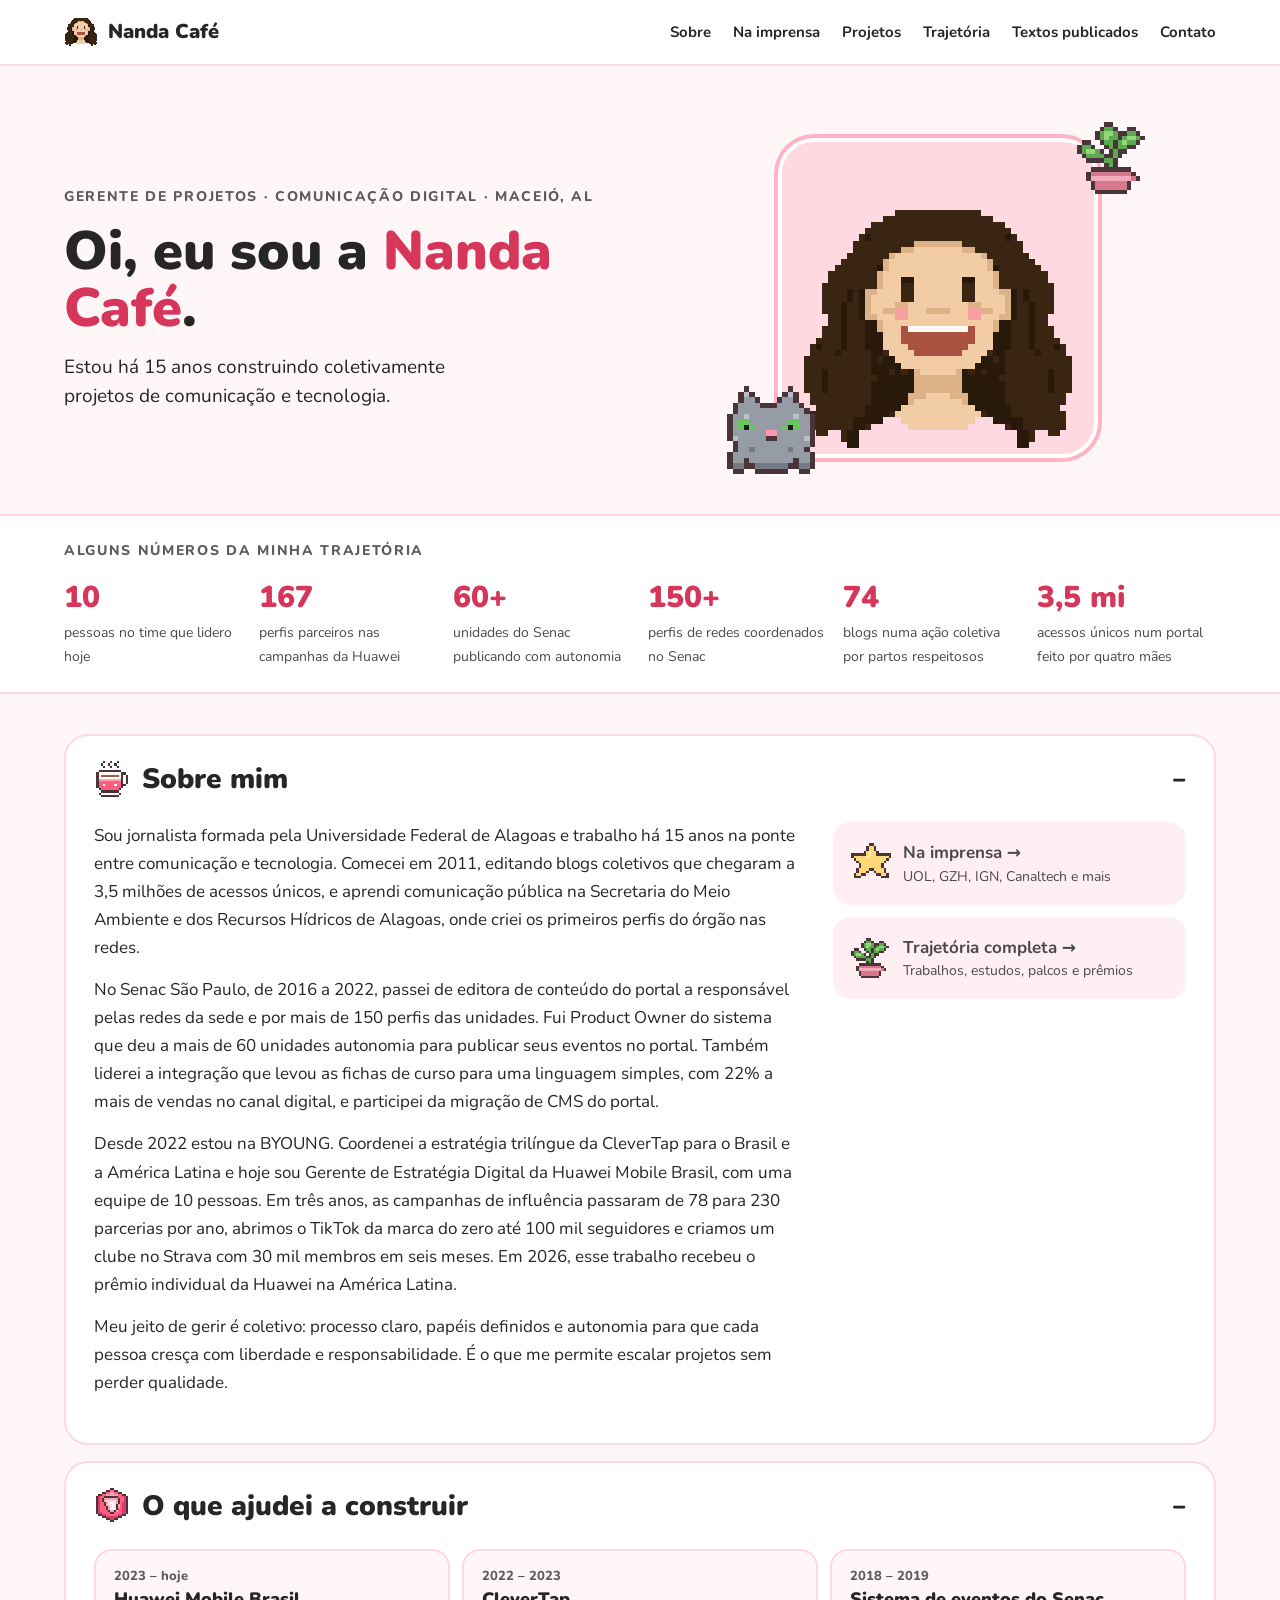
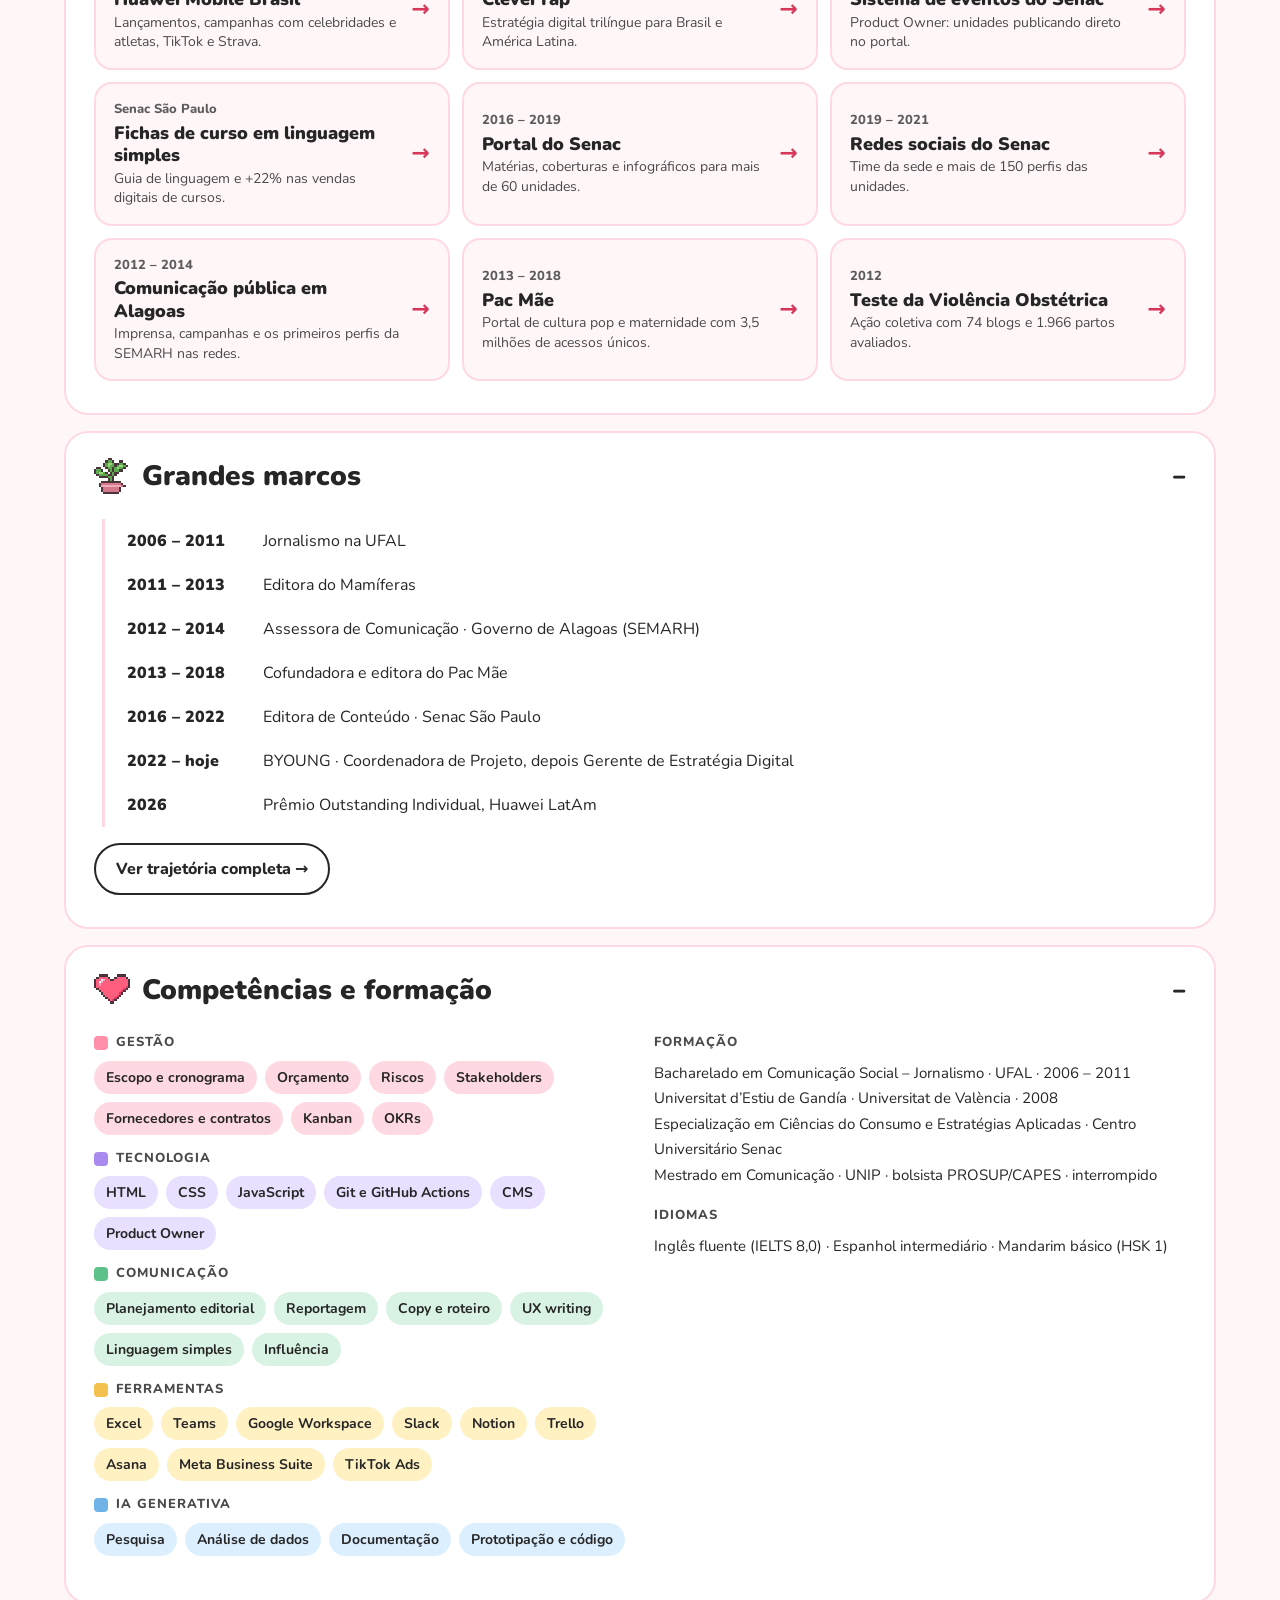
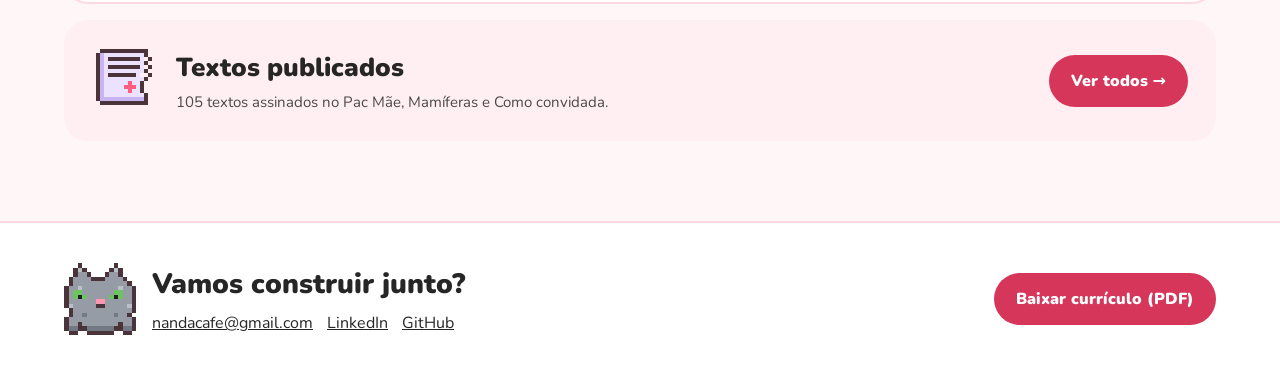
<file: index.html>
<!doctype html>
<html lang="pt-BR">
<head>
<meta charset="utf-8">
<meta name="viewport" content="width=device-width, initial-scale=1">
<title>Nanda Café · Gerente de projetos e comunicação digital</title>
<meta name="description" content="Nanda Café, jornalista e gerente de projetos de comunicação e tecnologia em Maceió, AL.">
<meta property="og:title" content="Nanda Café · Gerente de projetos e comunicação digital">
<meta property="og:description" content="Nanda Café, jornalista e gerente de projetos de comunicação e tecnologia em Maceió, AL.">
<meta property="og:image" content="assets/img/avatar.png">
<link rel="icon" href="assets/img/favicon.png">
<link rel="preconnect" href="https://fonts.googleapis.com">
<link rel="preconnect" href="https://fonts.gstatic.com" crossorigin>
<link rel="stylesheet" href="https://fonts.googleapis.com/css2?family=Nunito:wght@400;600;700;800;900&display=swap">
<link rel="stylesheet" href="assets/css/style.css">
</head>
<body data-pagina="home">
<a class="pular" href="#principal">Pular para o conteúdo</a>
<nav id="menu"></nav>
<header class="wrap topo">
  <div>
    <p class="rotulo" id="rotulo"></p>
    <h1 id="titulo"></h1>
    <p class="sub" id="subtitulo"></p>
  </div>
  <div class="retrato">
    <div class="moldura"><img class="pixel" src="assets/img/avatar.png" alt="Retrato em pixel art de Nanda Café"></div>
    <img class="pixel s1" src="assets/img/sprites/gatinha.png" alt="">
    <img class="pixel s2" src="assets/img/sprites/plantinha.png" alt="">
  </div>
</header>

<section class="numeros" aria-labelledby="t-num">
  <div class="wrap"><h2 id="t-num">Alguns números da minha trajetória</h2><div class="numeros-grade" id="numeros"></div></div>
</section>

<main id="principal" class="wrap secoes">
  <details class="bloco" id="sobre" open>
    <summary><h2><img class="pixel" src="assets/img/sprites/cafe.png" alt="">Sobre mim</h2></summary>
    <div class="bloco-corpo sobre">
      <div class="sobre-texto" id="bio"></div>
      <div class="sobre-links">
        <a class="cartao-link" href="imprensa.html"><img class="pixel" src="assets/img/sprites/estrela.png" alt=""><span><strong>Na imprensa →</strong><span>UOL, GZH, IGN, Canaltech e mais</span></span></a>
        <a class="cartao-link" href="trajetoria.html"><img class="pixel" src="assets/img/sprites/plantinha.png" alt=""><span><strong>Trajetória completa →</strong><span>Trabalhos, estudos, palcos e prêmios</span></span></a>
      </div>
    </div>
  </details>

  <details class="bloco" id="projetos" open>
    <summary><h2><img class="pixel" src="assets/img/sprites/d20.png" alt="">O que ajudei a construir</h2></summary>
    <div class="bloco-corpo"><div class="lista-projetos" id="lista-projetos"></div></div>
  </details>

  <details class="bloco" id="trajetoria" open>
    <summary><h2><img class="pixel" src="assets/img/sprites/plantinha.png" alt="">Grandes marcos</h2></summary>
    <div class="bloco-corpo"><ol class="marcos" id="marcos"></ol><a class="botao-contorno" href="trajetoria.html">Ver trajetória completa →</a></div>
  </details>

  <details class="bloco" id="competencias-formacao" open>
    <summary><h2><img class="pixel" src="assets/img/sprites/coracao.png" alt="">Competências e formação</h2></summary>
    <div class="bloco-corpo competencias">
      <div id="competencias"></div>
      <div class="formacao">
        <h3 class="mini-titulo">Formação</h3><p id="formacao"></p>
        <h3 class="mini-titulo">Idiomas</h3><p id="idiomas"></p>
      </div>
    </div>
  </details>

  <section class="faixa-textos" aria-labelledby="t-textos">
    <img class="pixel" src="assets/img/sprites/caderno.png" alt="">
    <div><h2 id="t-textos">Textos publicados</h2><p id="textos-resumo"></p></div>
    <a class="botao" href="textos.html">Ver todos →</a>
  </section>
</main>
<footer id="contato"></footer>
<script src="dados/site.js"></script>
<script src="dados/projetos.js"></script>
<script src="dados/textos.js"></script>
<script src="assets/js/site.js"></script>
</body>
</html>
</file>
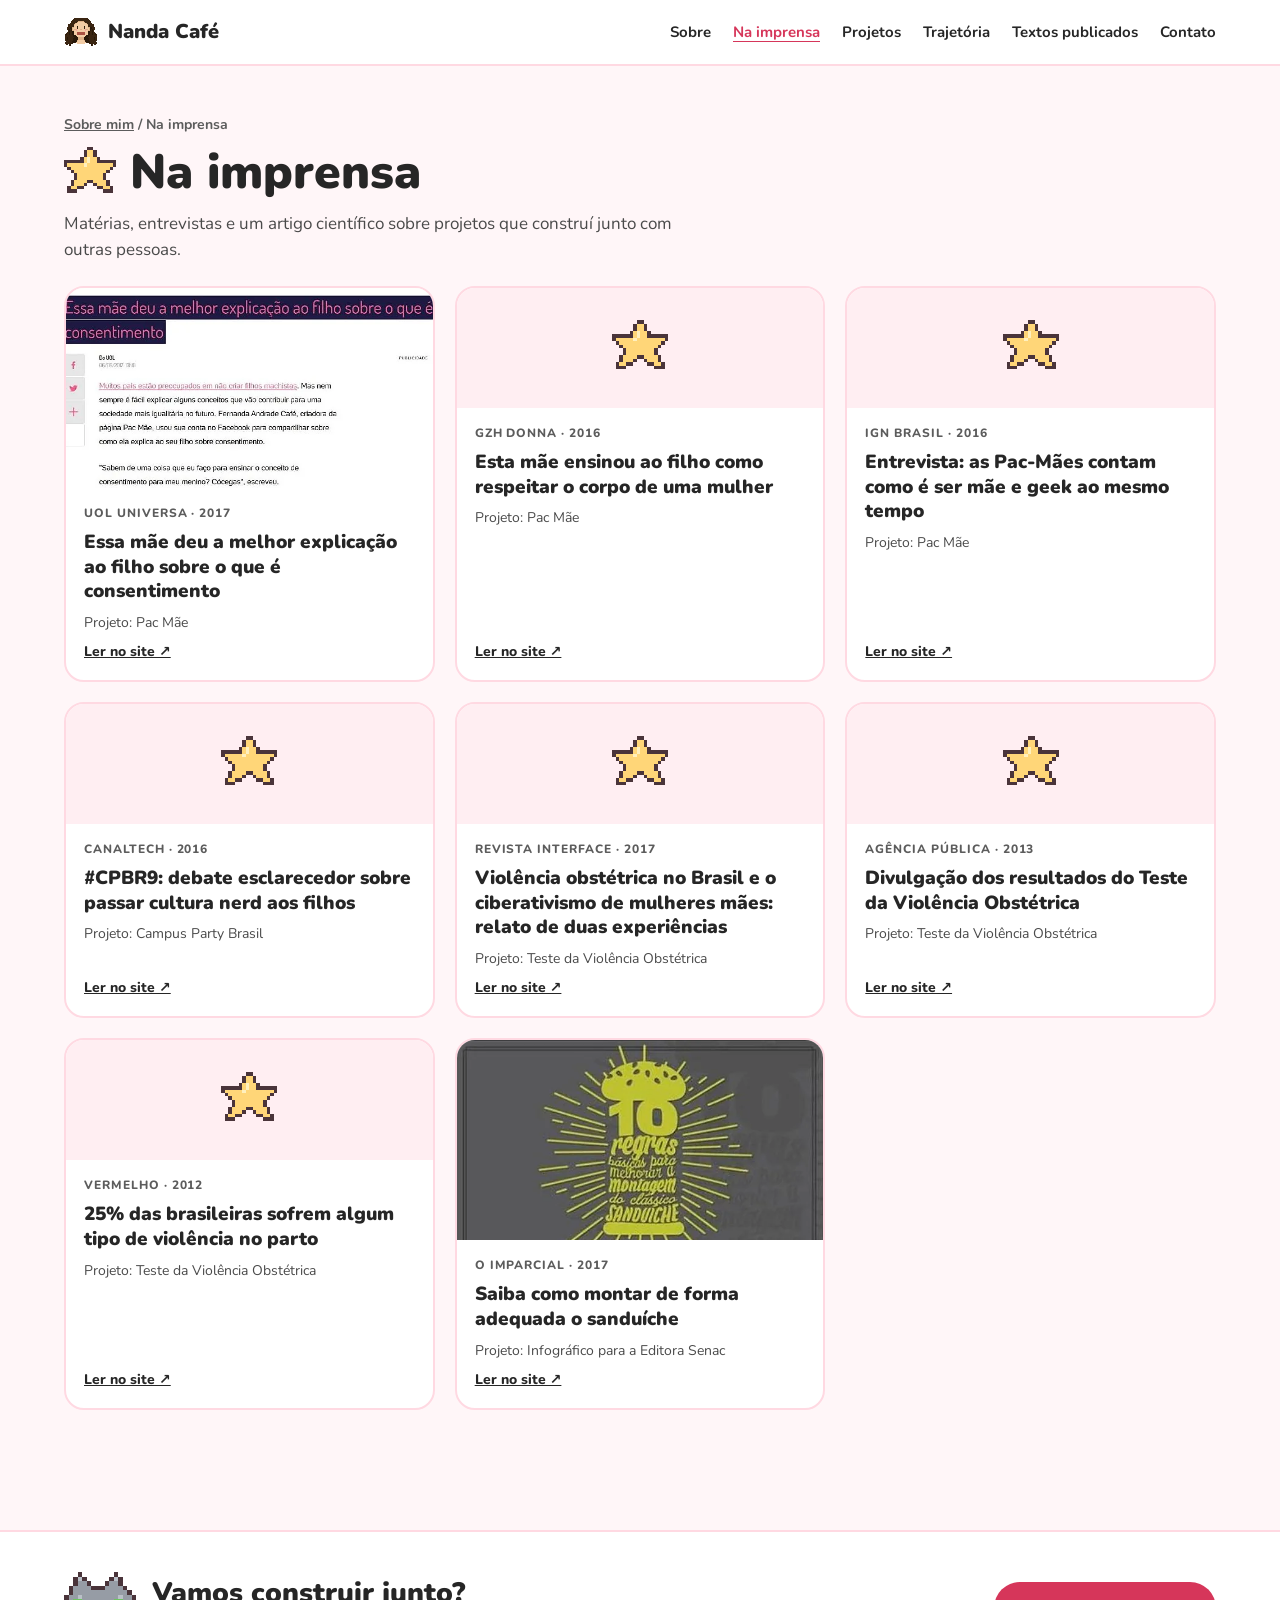
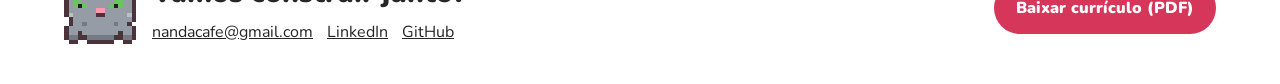
<file: imprensa.html>
<!doctype html>
<html lang="pt-BR">
<head>
<meta charset="utf-8">
<meta name="viewport" content="width=device-width, initial-scale=1">
<title>Na imprensa · Nanda Café</title>
<meta name="description" content="Matérias, entrevistas e um artigo científico sobre projetos que Nanda Café construiu junto com outras pessoas.">
<meta property="og:title" content="Na imprensa · Nanda Café">
<meta property="og:description" content="Matérias, entrevistas e um artigo científico sobre projetos que Nanda Café construiu junto com outras pessoas.">
<meta property="og:image" content="assets/img/avatar.png">
<link rel="icon" href="assets/img/favicon.png">
<link rel="preconnect" href="https://fonts.googleapis.com">
<link rel="preconnect" href="https://fonts.gstatic.com" crossorigin>
<link rel="stylesheet" href="https://fonts.googleapis.com/css2?family=Nunito:wght@400;600;700;800;900&display=swap">
<link rel="stylesheet" href="assets/css/style.css">
</head>
<body data-pagina="imprensa">
<a class="pular" href="#principal">Pular para o conteúdo</a>
<nav id="menu"></nav>
<header class="wrap cabeca">
  <p class="trilha"><a href="index.html#sobre">Sobre mim</a> / Na imprensa</p>
  <h1><img class="pixel" src="assets/img/sprites/estrela.png" alt="">Na imprensa</h1>
  <p class="intro">Matérias, entrevistas e um artigo científico sobre projetos que construí junto com outras pessoas.</p>
</header>
<main id="principal" class="wrap"><div class="grade-imprensa" id="grade-imprensa"></div></main>
<footer id="contato"></footer>
<script src="dados/site.js"></script>
<script src="dados/imprensa.js"></script>
<script src="assets/js/site.js"></script>
</body>
</html>
</file>
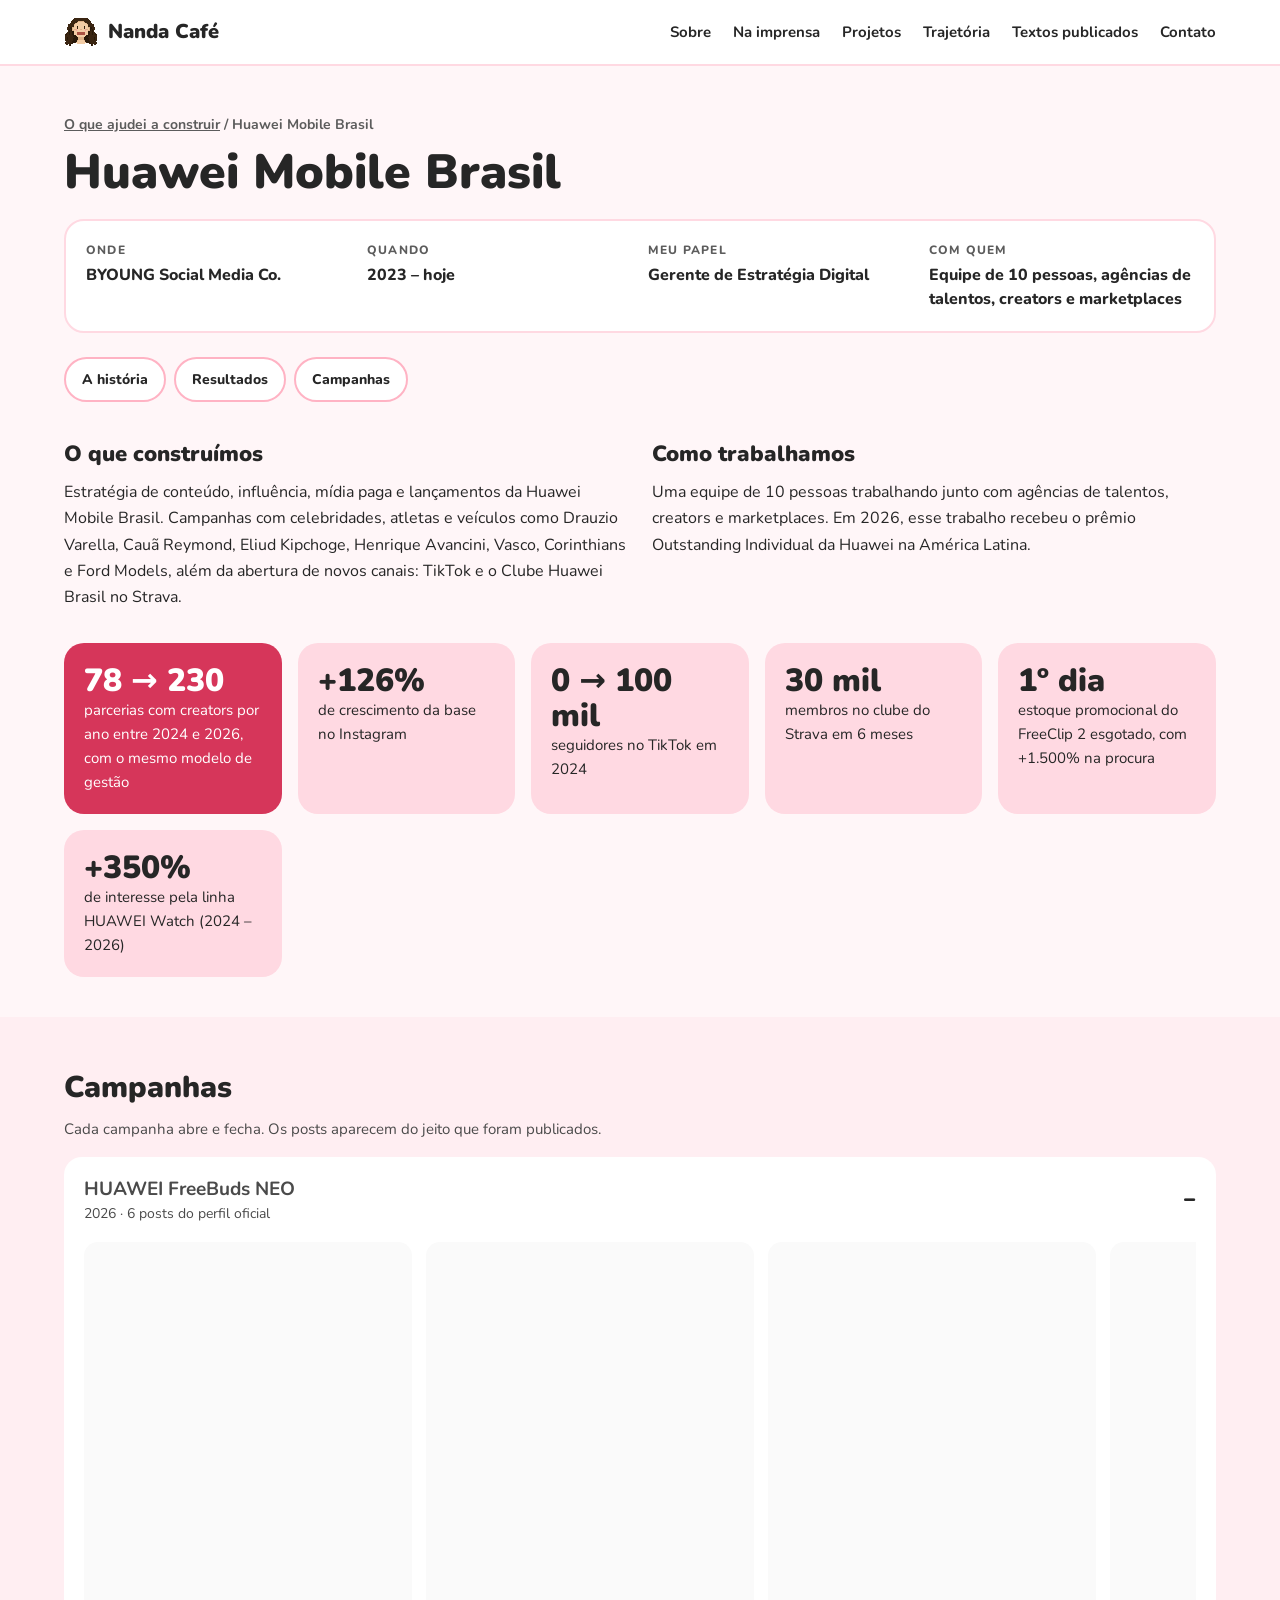
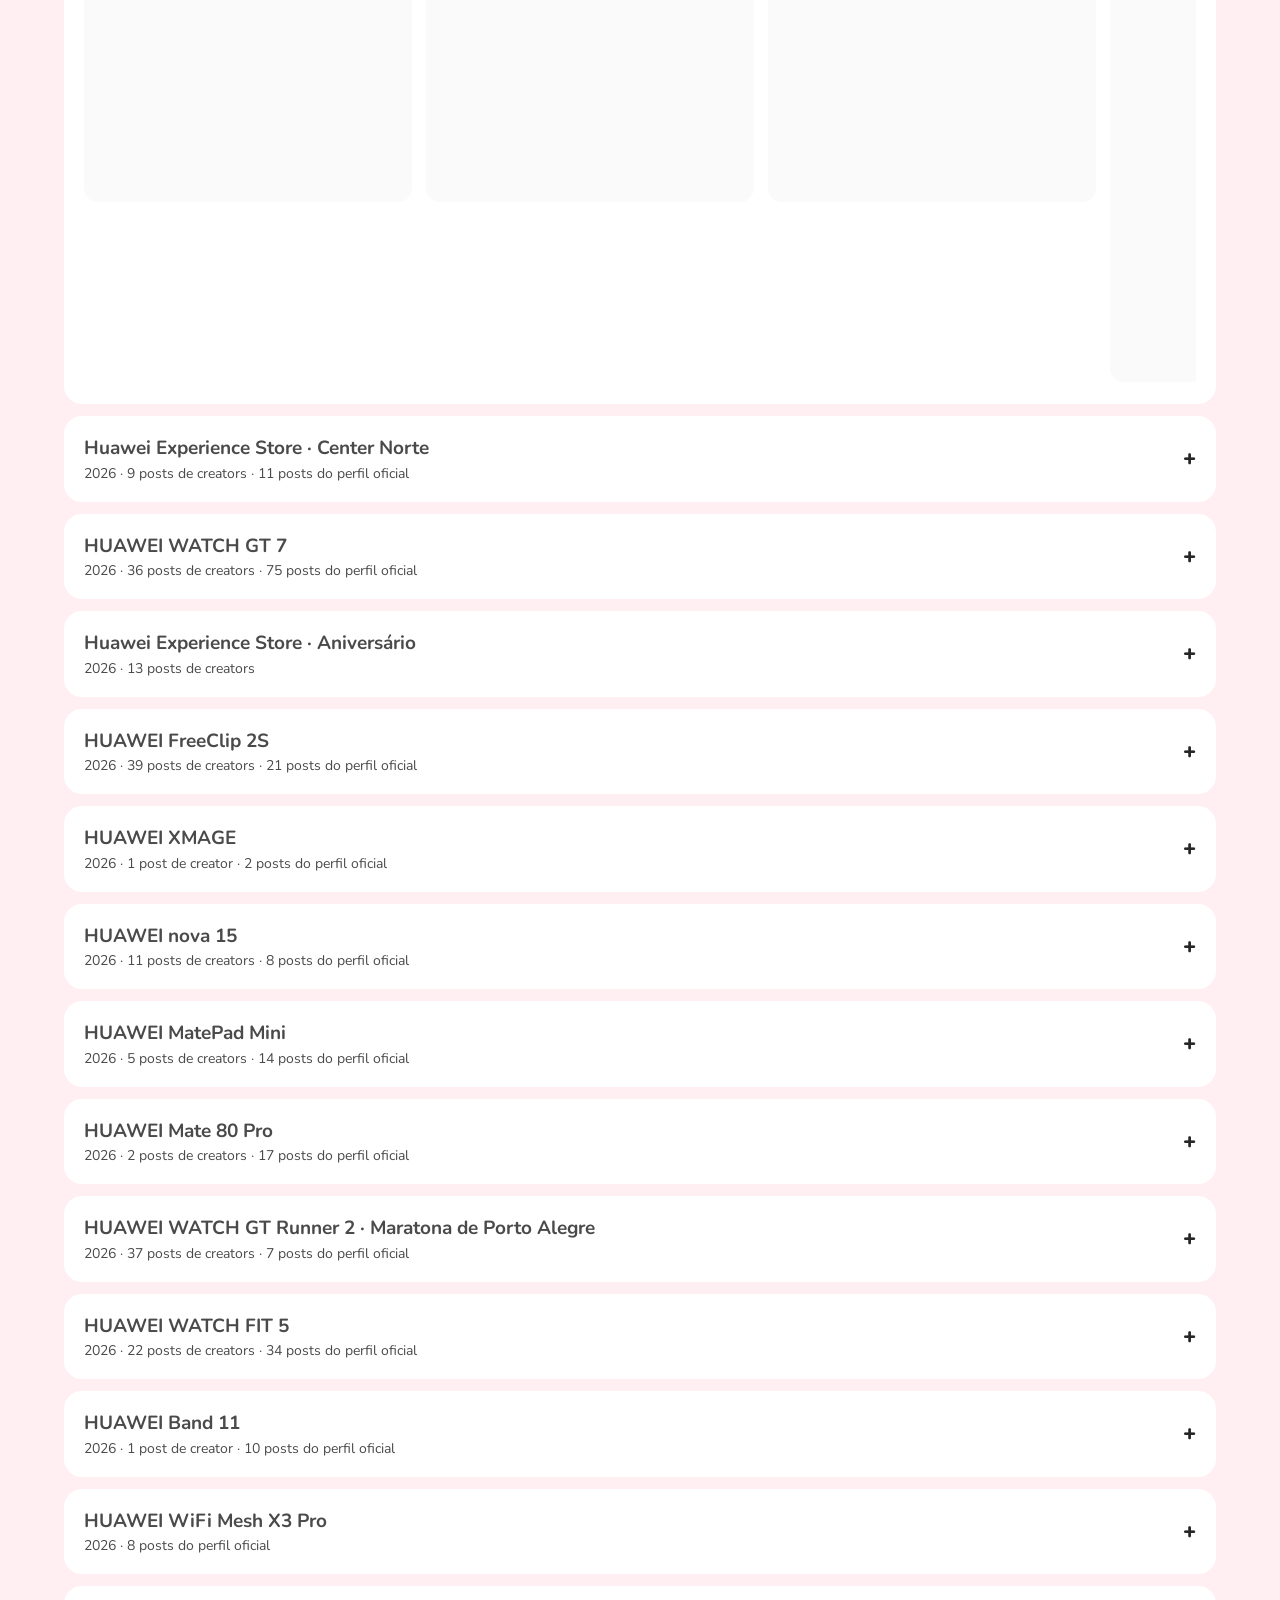
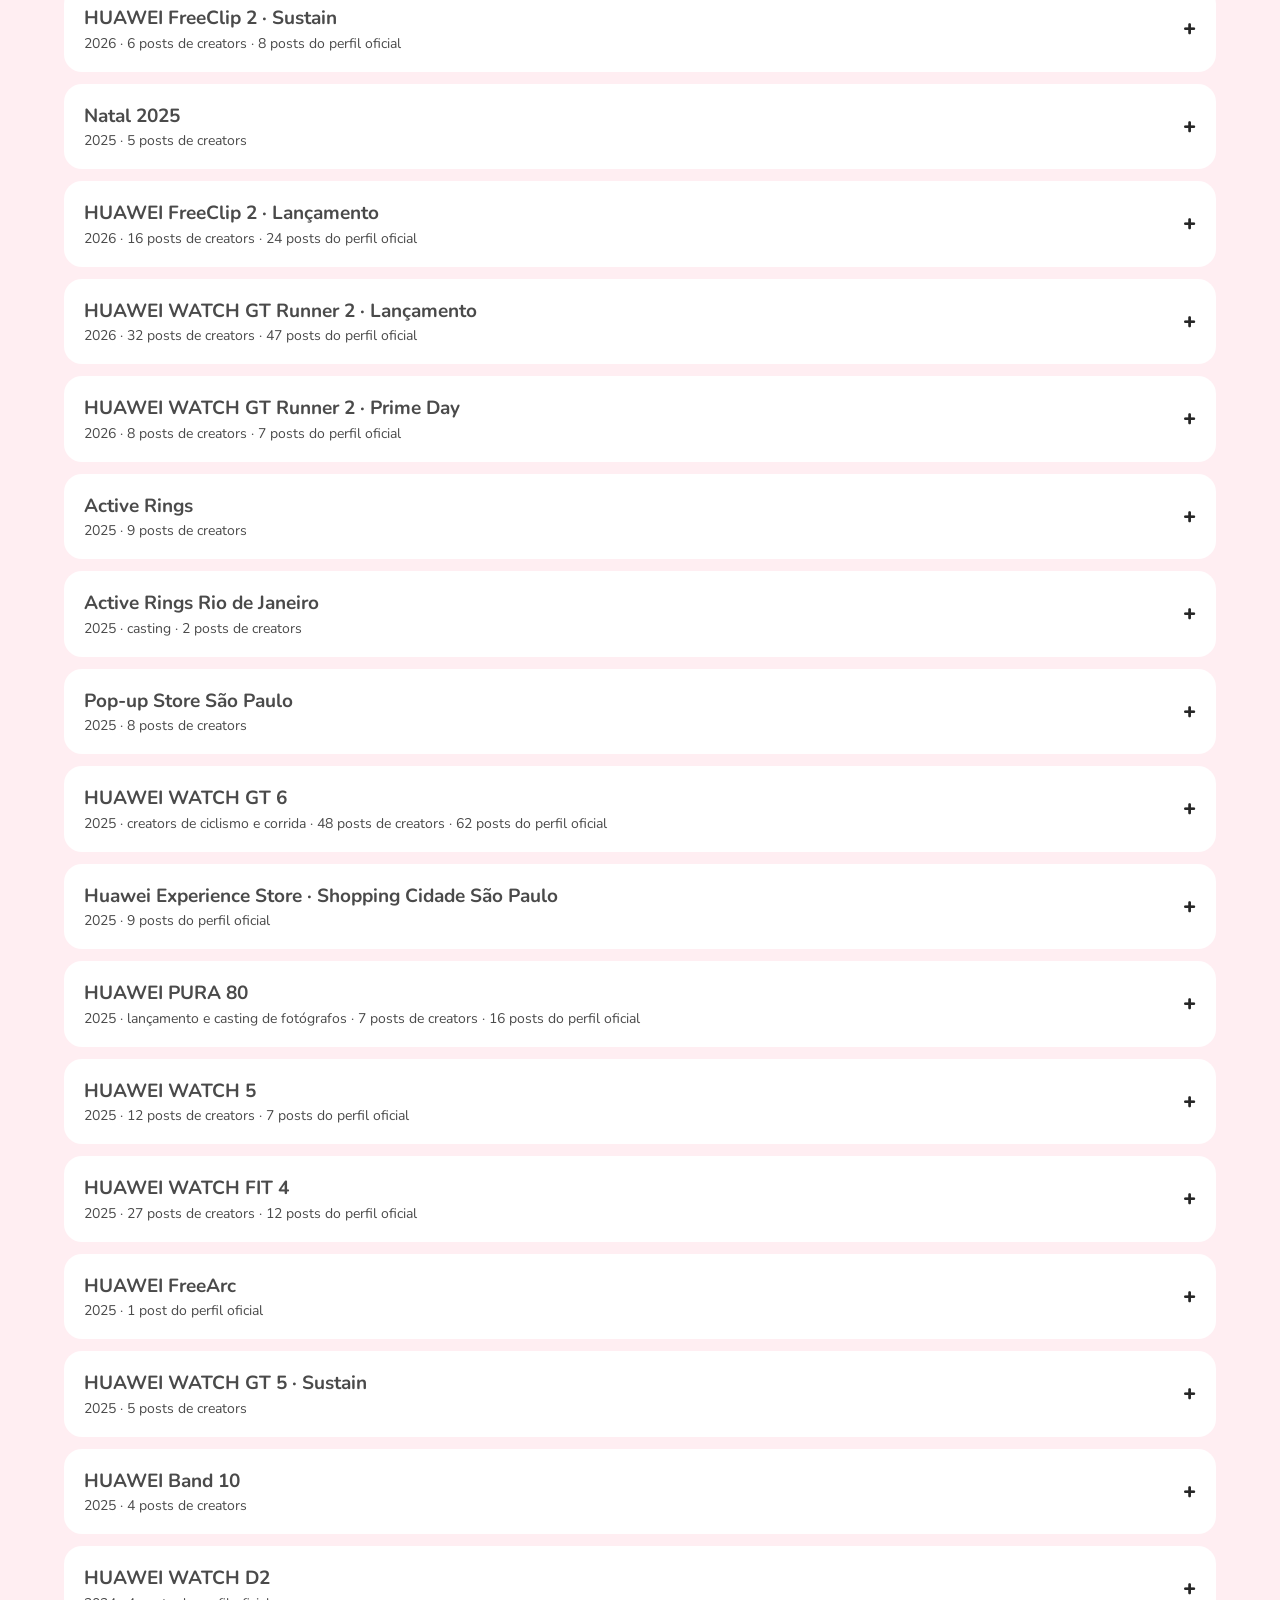
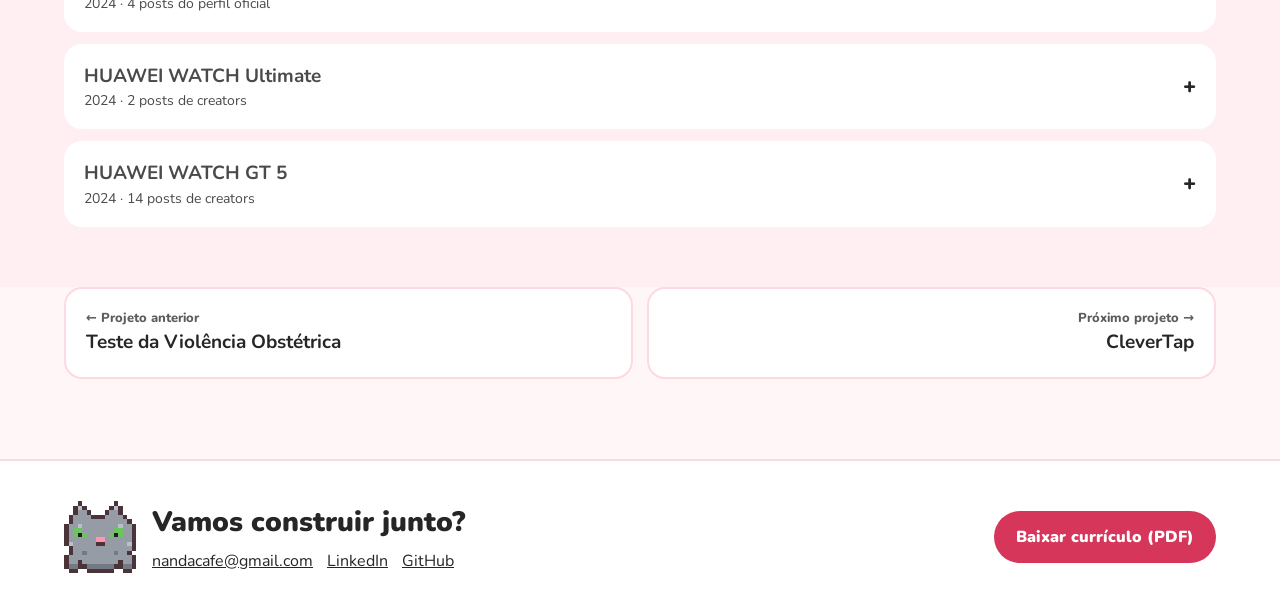
<file: projeto.html>
<!doctype html>
<html lang="pt-BR">
<head>
<meta charset="utf-8">
<meta name="viewport" content="width=device-width, initial-scale=1">
<title>Projeto · Nanda Café</title>
<meta name="description" content="Nanda Café, jornalista e gerente de projetos de comunicação e tecnologia em Maceió, AL.">
<meta property="og:title" content="Projeto · Nanda Café">
<meta property="og:description" content="Nanda Café, jornalista e gerente de projetos de comunicação e tecnologia em Maceió, AL.">
<meta property="og:image" content="assets/img/avatar.png">
<link rel="icon" href="assets/img/favicon.png">
<link rel="preconnect" href="https://fonts.googleapis.com">
<link rel="preconnect" href="https://fonts.gstatic.com" crossorigin>
<link rel="stylesheet" href="https://fonts.googleapis.com/css2?family=Nunito:wght@400;600;700;800;900&display=swap">
<link rel="stylesheet" href="assets/css/style.css">
</head>
<body data-pagina="projeto">
<a class="pular" href="#principal">Pular para o conteúdo</a>
<nav id="menu"></nav>
<main id="principal"><div id="conteudo"></div></main>
<footer id="contato"></footer>
<script src="dados/site.js"></script>
<script src="dados/campanhas-huawei.js"></script>
<script src="dados/projetos.js"></script>
<script src="assets/js/site.js"></script>
</body>
</html>
</file>
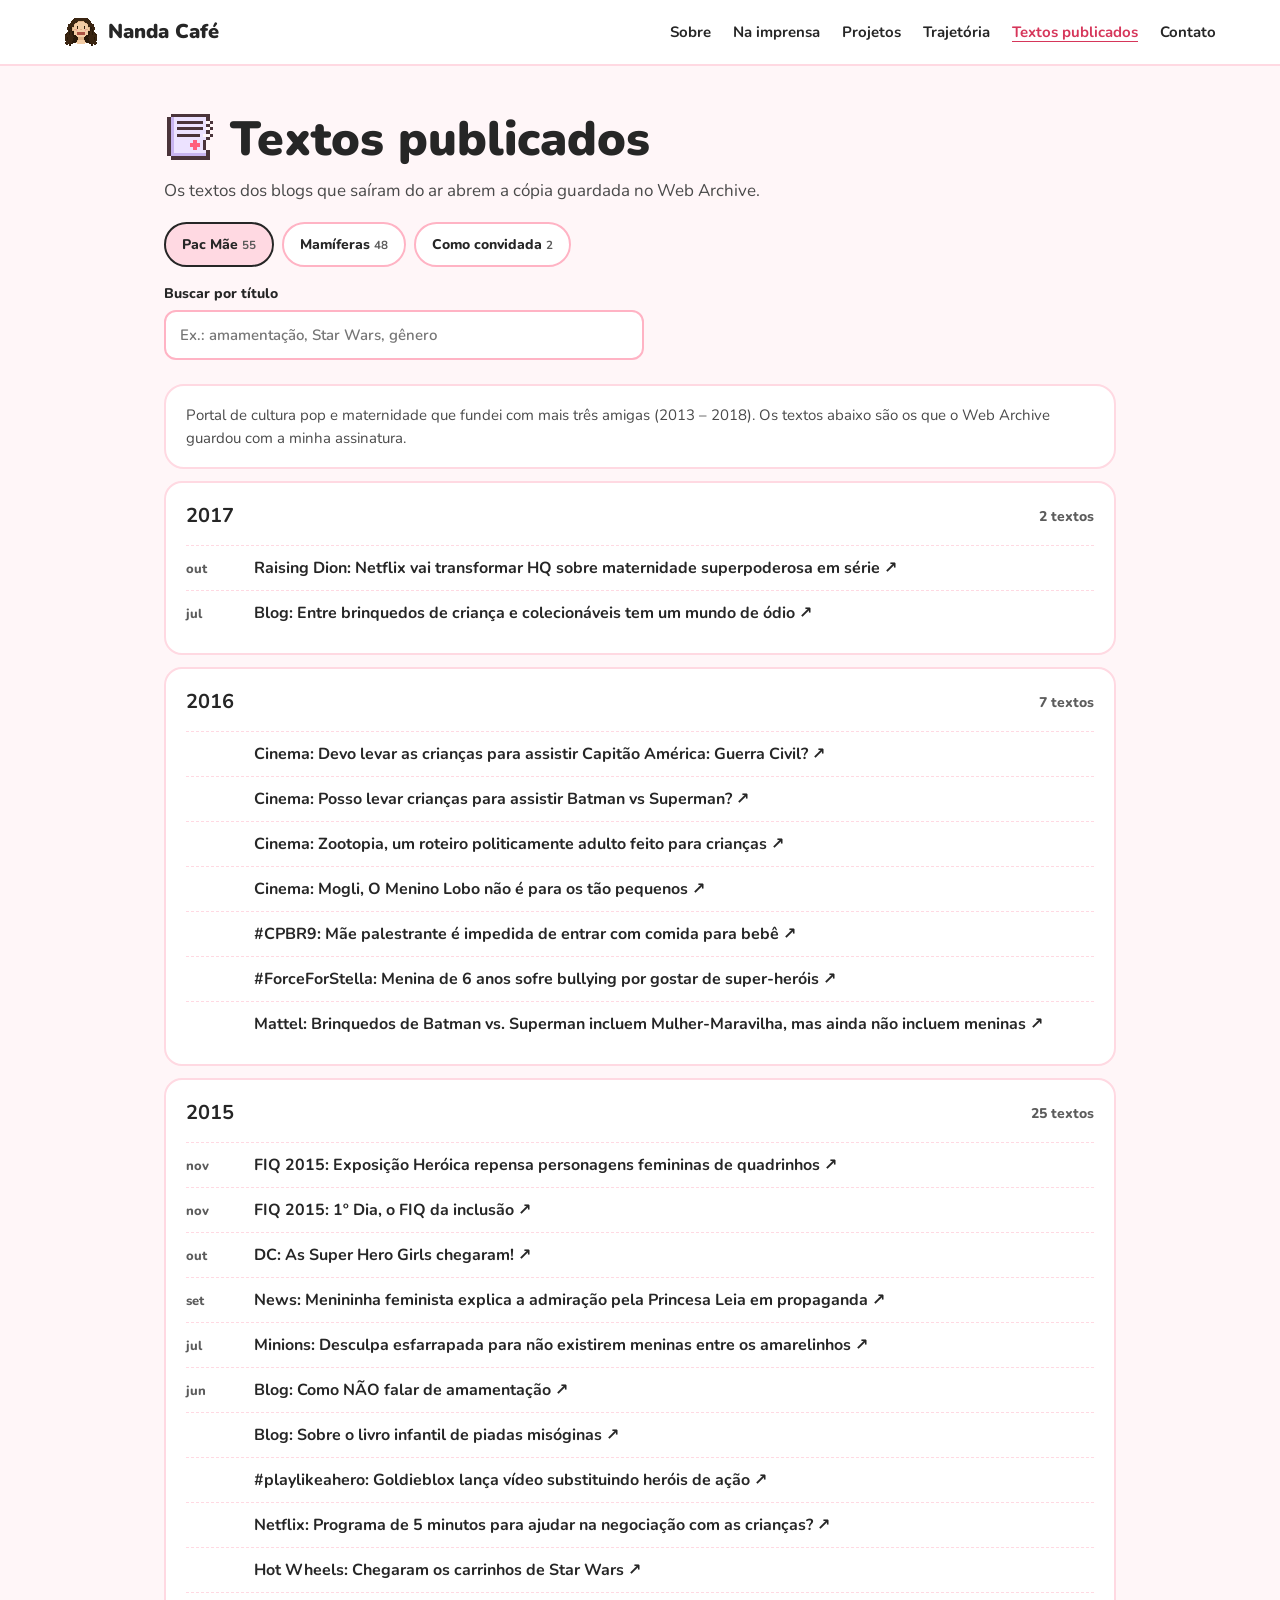
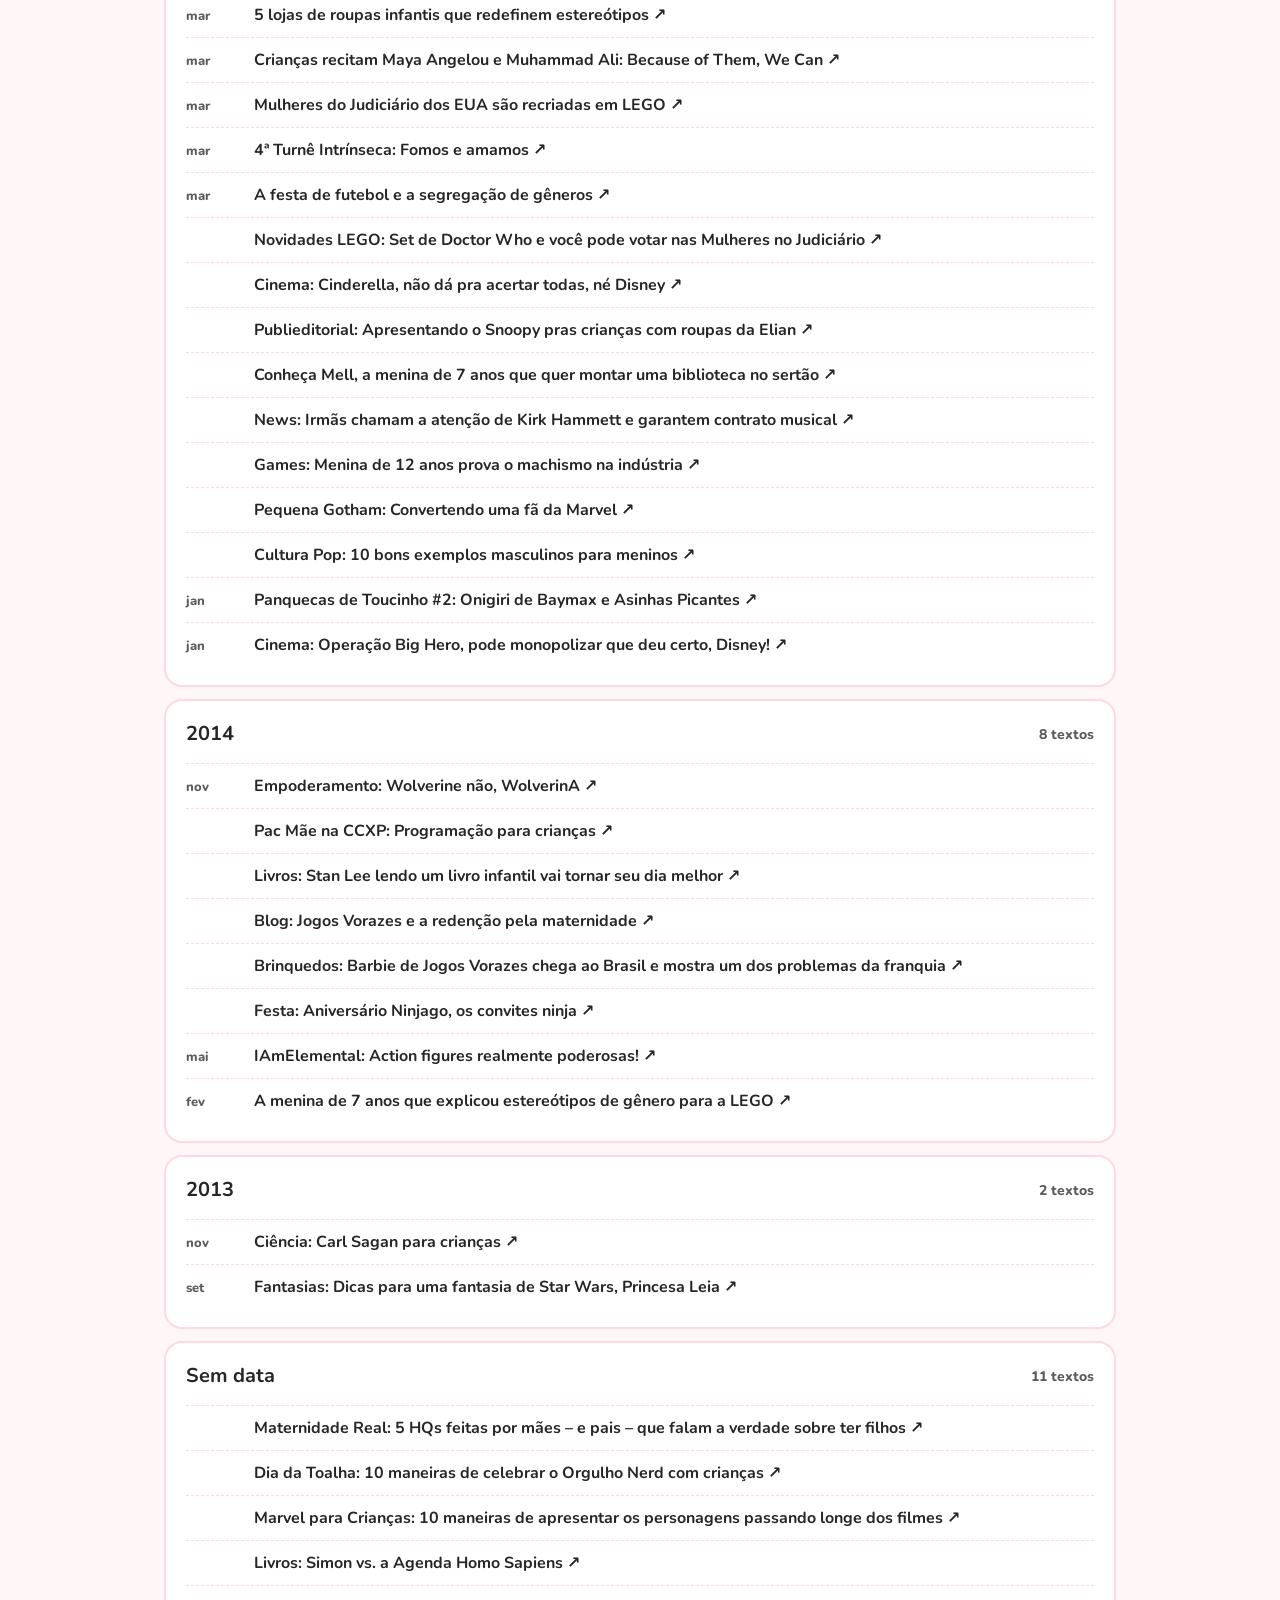
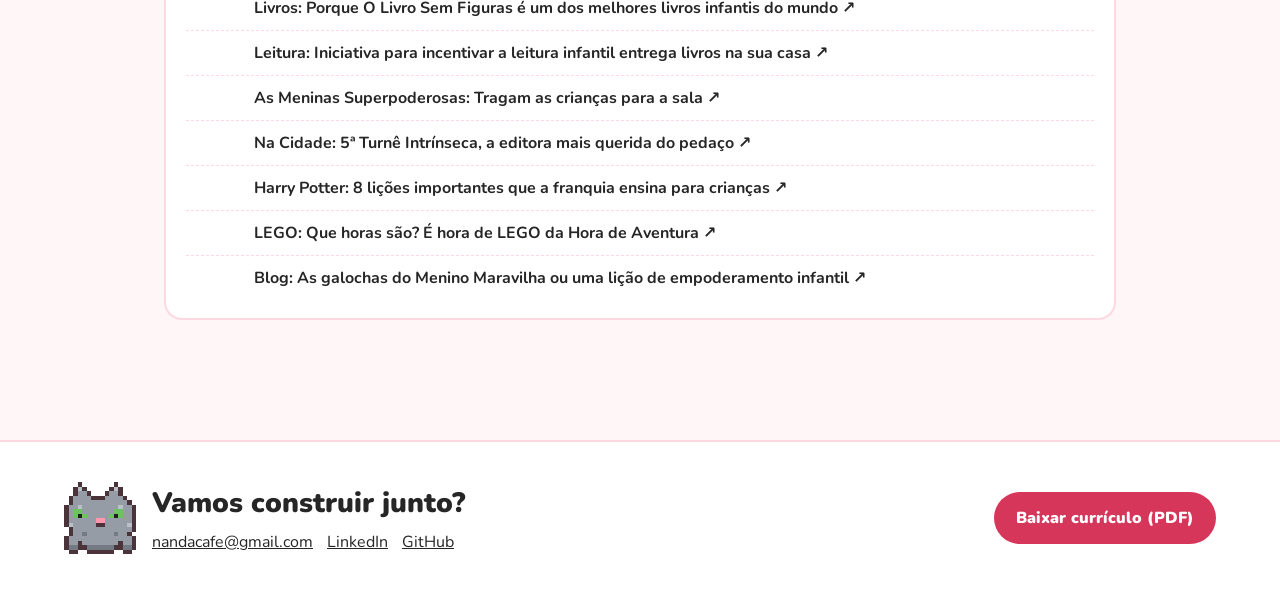
<file: textos.html>
<!doctype html>
<html lang="pt-BR">
<head>
<meta charset="utf-8">
<meta name="viewport" content="width=device-width, initial-scale=1">
<title>Textos publicados · Nanda Café</title>
<meta name="description" content="Textos assinados por Nanda Café no Pac Mãe, no Mamíferas e como convidada.">
<meta property="og:title" content="Textos publicados · Nanda Café">
<meta property="og:description" content="Textos assinados por Nanda Café no Pac Mãe, no Mamíferas e como convidada.">
<meta property="og:image" content="assets/img/avatar.png">
<link rel="icon" href="assets/img/favicon.png">
<link rel="preconnect" href="https://fonts.googleapis.com">
<link rel="preconnect" href="https://fonts.gstatic.com" crossorigin>
<link rel="stylesheet" href="https://fonts.googleapis.com/css2?family=Nunito:wght@400;600;700;800;900&display=swap">
<link rel="stylesheet" href="assets/css/style.css">
</head>
<body data-pagina="textos">
<a class="pular" href="#principal">Pular para o conteúdo</a>
<nav id="menu"></nav>
<header class="wrap-estreito cabeca">
  <h1><img class="pixel" src="assets/img/sprites/caderno.png" alt="">Textos publicados</h1>
  <p class="intro">Os textos dos blogs que saíram do ar abrem a cópia guardada no Web Archive.</p>
  <div class="filtros" id="abas" role="tablist" aria-label="Publicações"></div>
  <label class="busca">Buscar por título<input type="search" id="busca" placeholder="Ex.: amamentação, Star Wars, gênero"></label>
</header>
<main id="principal" class="wrap-estreito"><div class="textos" id="lista-textos" aria-live="polite"></div></main>
<footer id="contato"></footer>
<script src="dados/site.js"></script>
<script src="dados/textos.js"></script>
<script src="assets/js/site.js"></script>
</body>
</html>
</file>
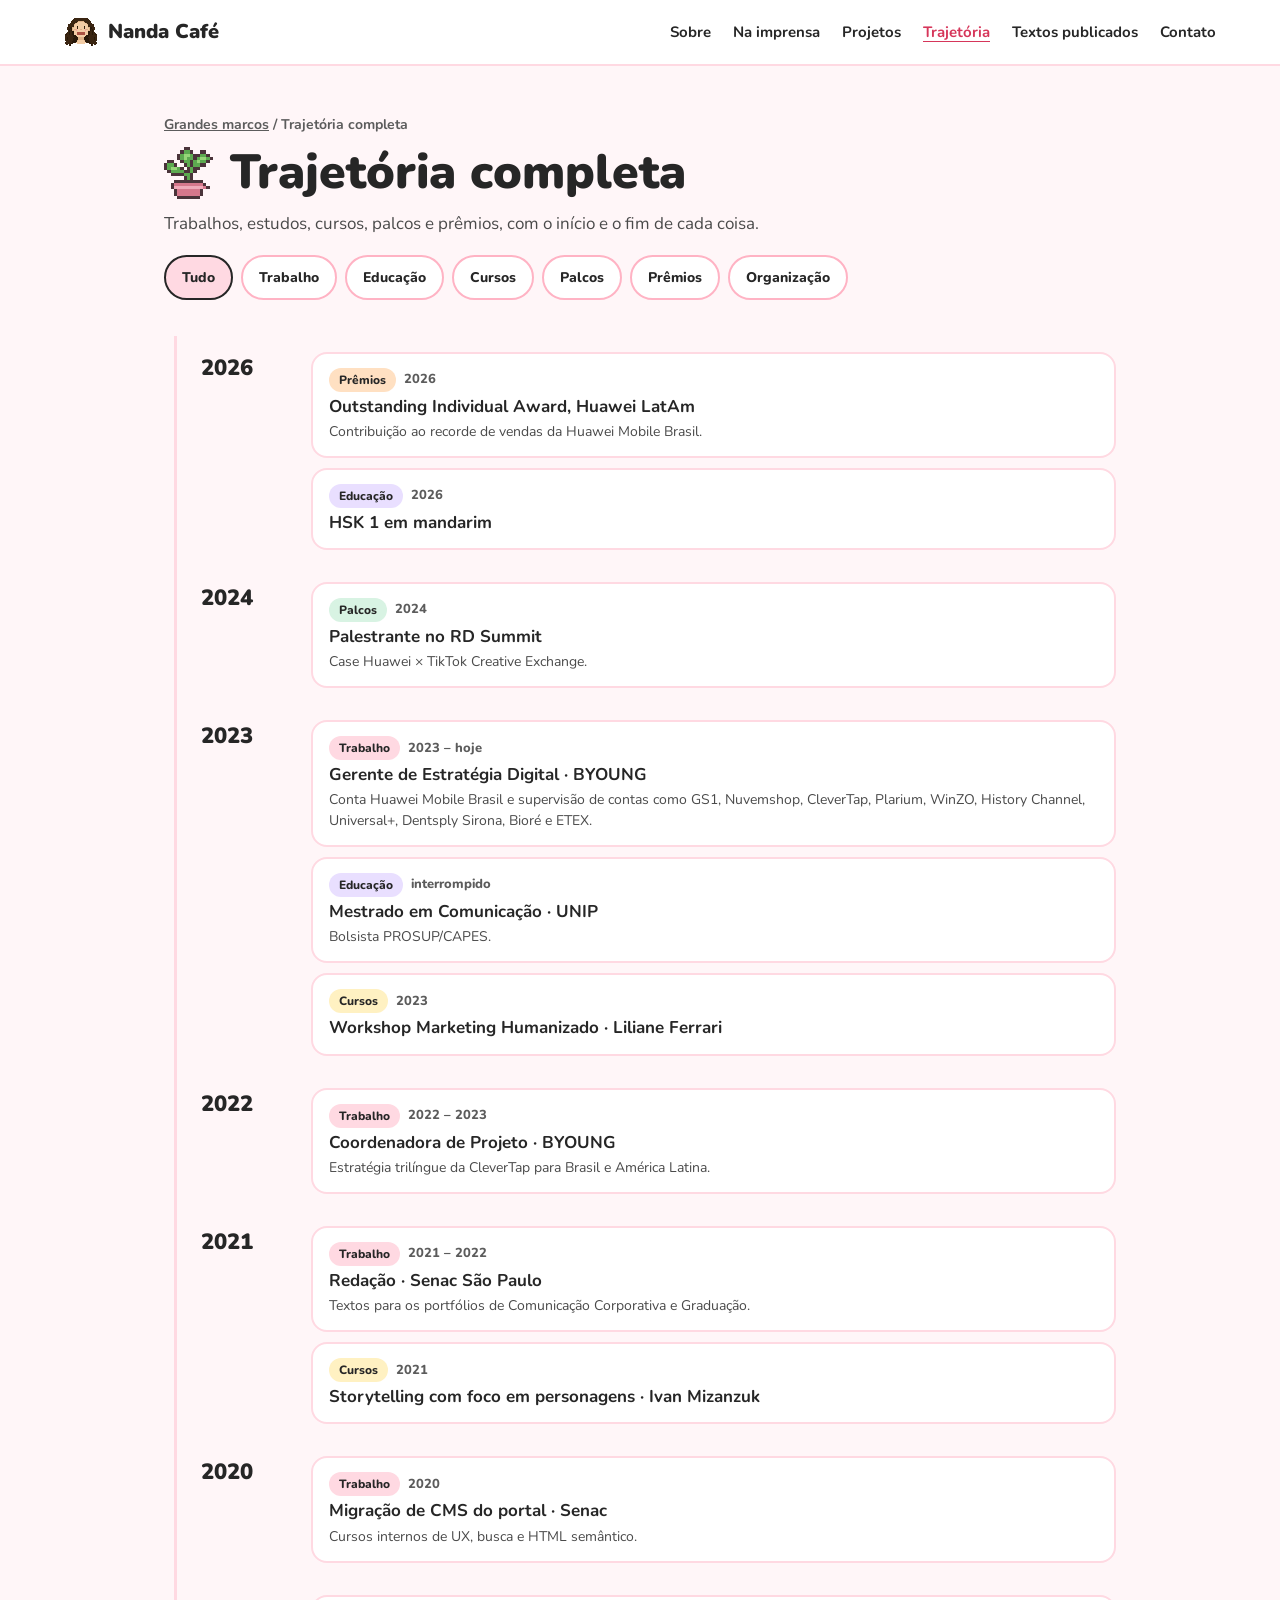
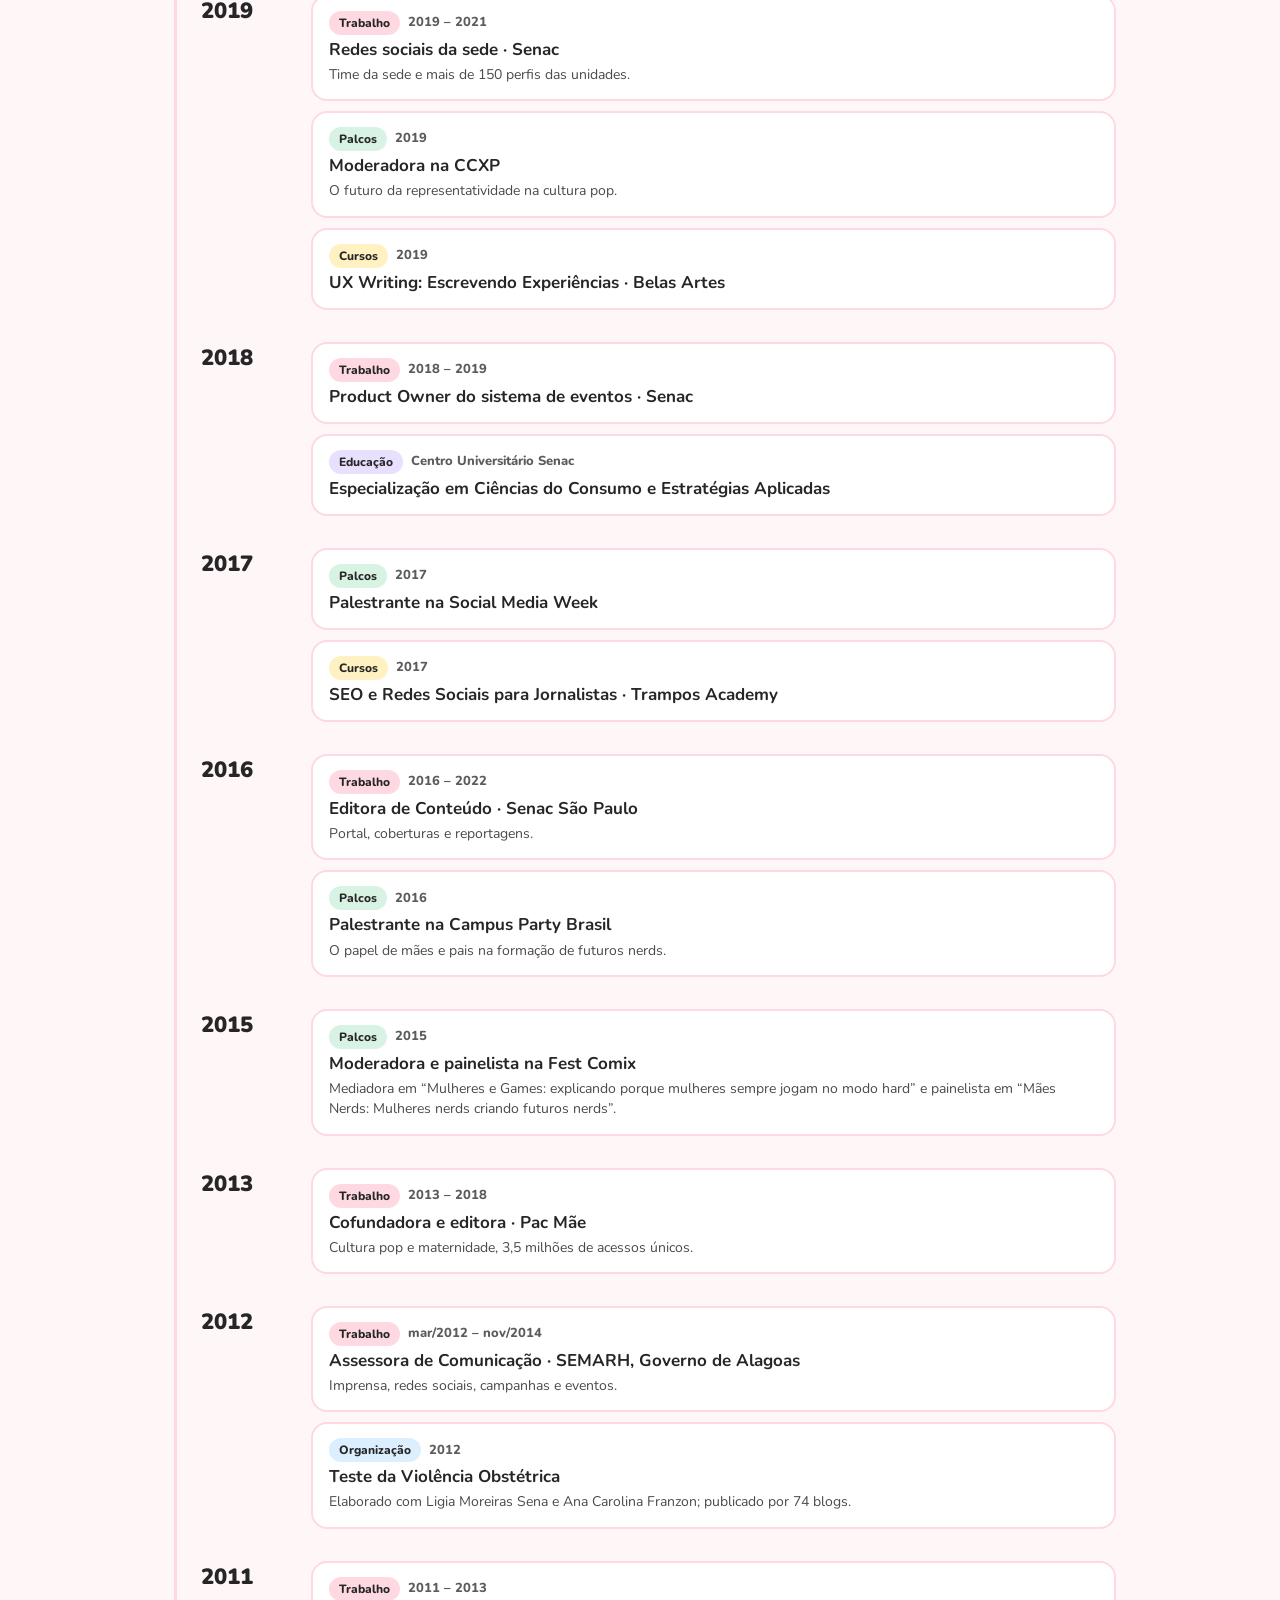
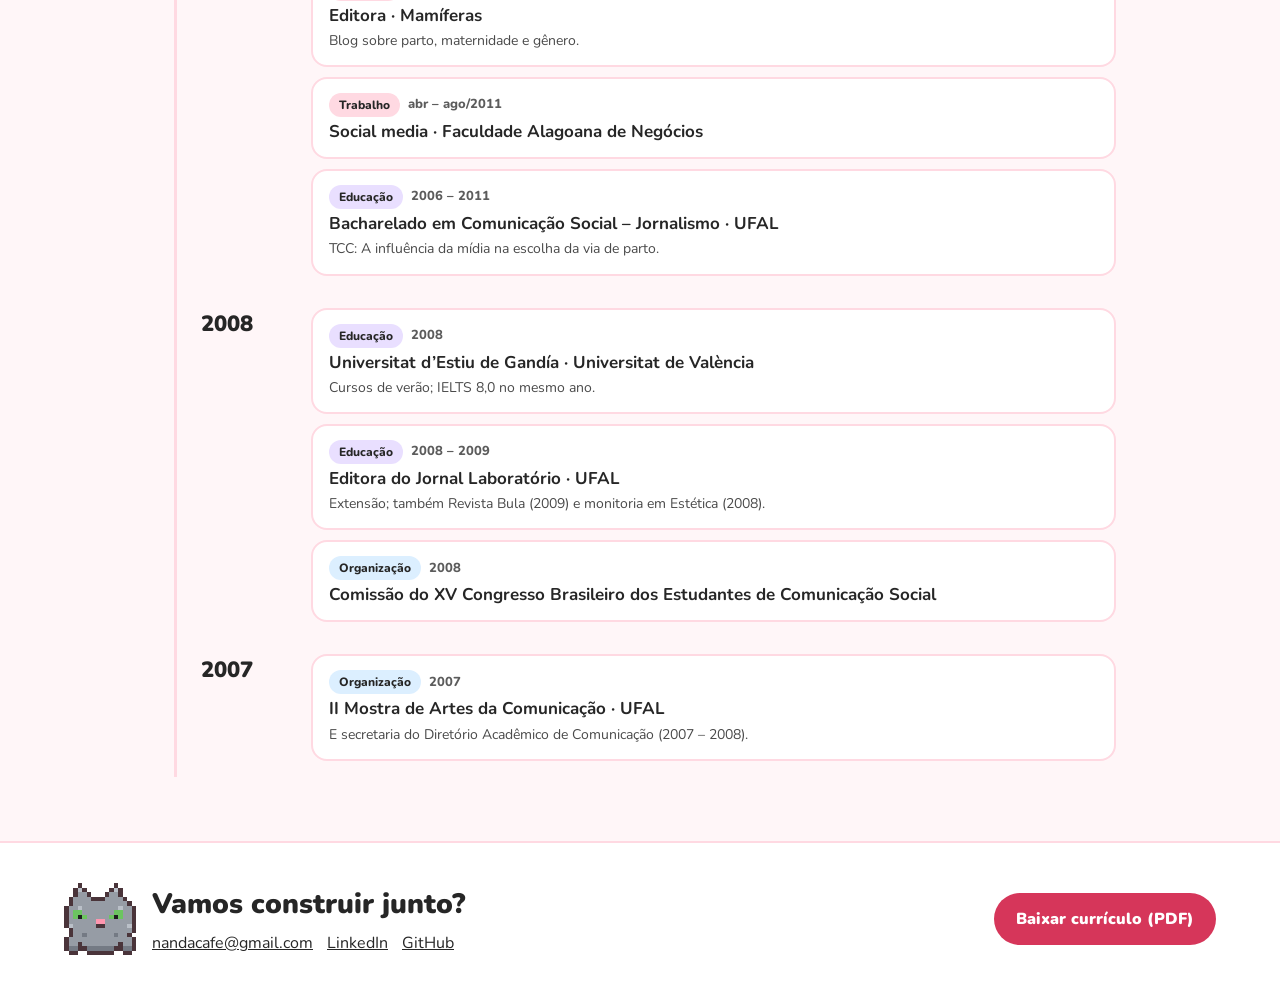
<file: trajetoria.html>
<!doctype html>
<html lang="pt-BR">
<head>
<meta charset="utf-8">
<meta name="viewport" content="width=device-width, initial-scale=1">
<title>Trajetória completa · Nanda Café</title>
<meta name="description" content="Trabalhos, estudos, cursos, palcos e prêmios de Nanda Café, do começo ao fim de cada coisa.">
<meta property="og:title" content="Trajetória completa · Nanda Café">
<meta property="og:description" content="Trabalhos, estudos, cursos, palcos e prêmios de Nanda Café, do começo ao fim de cada coisa.">
<meta property="og:image" content="assets/img/avatar.png">
<link rel="icon" href="assets/img/favicon.png">
<link rel="preconnect" href="https://fonts.googleapis.com">
<link rel="preconnect" href="https://fonts.gstatic.com" crossorigin>
<link rel="stylesheet" href="https://fonts.googleapis.com/css2?family=Nunito:wght@400;600;700;800;900&display=swap">
<link rel="stylesheet" href="assets/css/style.css">
</head>
<body data-pagina="trajetoria">
<a class="pular" href="#principal">Pular para o conteúdo</a>
<nav id="menu"></nav>
<header class="wrap-estreito cabeca">
  <p class="trilha"><a href="index.html#trajetoria">Grandes marcos</a> / Trajetória completa</p>
  <h1><img class="pixel" src="assets/img/sprites/plantinha.png" alt="">Trajetória completa</h1>
  <p class="intro">Trabalhos, estudos, cursos, palcos e prêmios, com o início e o fim de cada coisa.</p>
  <div class="filtros" id="filtros" role="group" aria-label="Filtrar por tipo"></div>
</header>
<main id="principal" class="wrap-estreito"><div class="linha" id="linha" aria-live="polite"></div></main>
<footer id="contato"></footer>
<script src="dados/site.js"></script>
<script src="dados/trajetoria.js"></script>
<script src="assets/js/site.js"></script>
</body>
</html>
</file>
<file: assets/css/style.css>
:root{
  --rosa:#ff5e7e; --rosa-escuro:#d6365a; --rosa-claro:#ffd9e2; --rosa-borda:#ffb3c4;
  --rosa-fundo:#fff6f8; --rosa-bloco:#ffeef2; --branco:#ffffff;
  --texto:#262626; --texto-2:#4a4a4a; --texto-3:#5c5c5c;
  --c-rosa:#ffd9e2; --d-rosa:#ff8fab;
  --c-roxo:#e9dfff; --d-roxo:#a98bf0;
  --c-verde:#d8f3e3; --d-verde:#5cc28a;
  --c-amarelo:#fff1c2; --d-amarelo:#f2c14e;
  --c-azul:#dcefff; --d-azul:#6fb3e8;
  --c-laranja:#ffe0c2;
  --raio:20px;
}
*{box-sizing:border-box}
html{scroll-behavior:smooth;scroll-padding-top:80px}
body{margin:0;background:var(--rosa-fundo);color:var(--texto);font-family:Nunito,system-ui,-apple-system,"Segoe UI",sans-serif;font-size:16px;line-height:1.5}
img{max-width:100%}
a{color:var(--texto)}
a:hover{color:#000}
a:focus-visible,button:focus-visible,summary:focus-visible,input:focus-visible{outline:3px solid var(--rosa);outline-offset:2px}
.pixel{image-rendering:pixelated}
.wrap{max-width:1200px;margin:0 auto;padding:0 24px}
.wrap-estreito{max-width:1000px;margin:0 auto;padding:0 24px}
.pular{position:absolute;left:-9999px}
.pular:focus{left:16px;top:16px;z-index:20;background:#fff;padding:8px 12px;border-radius:8px}

/* MENU */
.menu{position:sticky;top:0;z-index:10;background:var(--branco);border-bottom:2px solid var(--rosa-claro)}
.menu .wrap{display:flex;align-items:center;justify-content:space-between;gap:16px;min-height:64px}
.marca{display:flex;align-items:center;gap:10px;text-decoration:none;font-weight:900;font-size:20px}
.marca img{width:34px;height:30px}
.menu-links{display:flex;gap:6px 22px;flex-wrap:wrap;align-items:center;font-weight:700;font-size:15px}
.menu-links a{text-decoration:none;padding:8px 0}
.menu-links a[aria-current="page"]{color:var(--rosa-escuro);text-decoration:underline;text-underline-offset:4px}
.menu-botao{display:none;width:44px;height:44px;border-radius:12px;border:2px solid var(--rosa-claro);background:var(--branco);cursor:pointer;flex-direction:column;gap:4px;align-items:center;justify-content:center}
.menu-botao span{width:18px;height:2px;background:var(--texto)}
@media (max-width:860px){
  .menu-botao{display:flex}
  .menu-links{display:none;position:absolute;top:100%;left:0;right:0;background:var(--branco);border-bottom:2px solid var(--rosa-claro);flex-direction:column;align-items:stretch;gap:0;padding:8px 24px 16px}
  .menu-links a{padding:12px 0;border-top:1px dashed var(--rosa-claro)}
  .menu.aberto .menu-links{display:flex}
}

/* TOPO */
.topo{display:grid;grid-template-columns:repeat(auto-fit,minmax(300px,1fr));gap:40px;align-items:center;padding-top:56px;padding-bottom:40px}
.rotulo{margin:0;font-weight:800;font-size:14px;letter-spacing:.12em;text-transform:uppercase;color:var(--texto-3)}
.topo h1{margin:16px 0;font-size:clamp(34px,5vw,54px);line-height:1.06;font-weight:900}
.topo h1 em{font-style:normal;color:var(--rosa-escuro)}
.topo p.sub{margin:0;font-size:19px;max-width:40ch}
.retrato{position:relative;display:flex;justify-content:center;padding:16px 0}
.retrato .moldura{width:min(320px,80vw);aspect-ratio:1;border-radius:36px;background:var(--rosa-claro);border:4px solid var(--branco);box-shadow:0 0 0 4px var(--rosa-borda);display:flex;align-items:flex-end;justify-content:center;overflow:hidden}
.retrato .moldura img{width:90%}
.retrato .s1{position:absolute;bottom:0;left:12%;width:88px}
.retrato .s2{position:absolute;top:0;right:12%;width:72px}

/* NÚMEROS */
.numeros{background:var(--branco);border-top:2px solid var(--rosa-claro);border-bottom:2px solid var(--rosa-claro)}
.numeros .wrap{padding-top:24px;padding-bottom:24px}
.numeros h2{margin:0 0 14px;font-size:14px;font-weight:800;letter-spacing:.12em;text-transform:uppercase;color:var(--texto-3)}
.numeros-grade{display:grid;grid-template-columns:repeat(auto-fit,minmax(160px,1fr));gap:16px}
.numeros-grade strong{display:block;font-size:30px;font-weight:900;color:var(--rosa-escuro)}
.numeros-grade span{font-size:14px;color:var(--texto-2);line-height:1.35}

/* SEÇÕES QUE ABREM E FECHAM */
.secoes{display:flex;flex-direction:column;gap:16px;padding-top:40px;padding-bottom:24px}
details.bloco{background:var(--branco);border:2px solid var(--rosa-claro);border-radius:24px;padding:4px 28px}
details.bloco>summary{display:flex;justify-content:space-between;align-items:center;gap:12px;padding:18px 0;min-height:44px;cursor:pointer;list-style:none}
details.bloco>summary::-webkit-details-marker{display:none}
details.bloco>summary h2{margin:0;display:flex;align-items:center;gap:12px;font-size:clamp(22px,3vw,28px);font-weight:900}
details.bloco>summary h2 img{width:36px;height:36px}
details.bloco>summary::after{content:"+";font-size:24px;font-weight:900}
details.bloco[open]>summary::after{content:"−"}
.bloco-corpo{padding:4px 0 28px}
@media (max-width:600px){details.bloco{padding:4px 18px}}

.sobre{display:flex;flex-wrap:wrap;gap:32px}
.sobre-texto{flex:2 1 480px;min-width:0;font-size:17px;line-height:1.65}
.sobre-texto p{margin:0 0 14px}
.sobre-links{flex:1 1 240px;min-width:0;display:flex;flex-direction:column;gap:12px}
.cartao-link{text-decoration:none;background:var(--rosa-bloco);border-radius:18px;padding:18px;display:flex;align-items:center;gap:12px}
.cartao-link img{width:40px;height:40px;flex:none}
.cartao-link strong{display:block;font-size:17px}
.cartao-link span{font-size:14px;color:var(--texto-2)}
.cartao-link:hover{background:var(--rosa-claro)}

.lista-projetos{display:grid;grid-template-columns:repeat(auto-fill,minmax(320px,1fr));gap:12px}
@media (max-width:400px){.lista-projetos{grid-template-columns:1fr}}
.lista-projetos a{text-decoration:none;background:var(--rosa-fundo);border:2px solid var(--rosa-claro);border-radius:18px;padding:16px 18px;display:flex;justify-content:space-between;align-items:center;gap:12px}
.lista-projetos a:hover{border-color:var(--rosa)}
.lista-projetos small{display:block;font-size:13px;font-weight:800;color:var(--texto-3)}
.lista-projetos strong{display:block;font-size:18px;font-weight:900;line-height:1.25;margin:2px 0}
.lista-projetos span.d{display:block;font-size:14px;color:var(--texto-2);line-height:1.4}
.seta{font-size:22px;font-weight:900;color:var(--rosa-escuro);flex:none}

.marcos{border-left:3px solid var(--rosa-claro);margin:0 0 16px 8px;padding:0;list-style:none}
.marcos li{display:grid;grid-template-columns:120px minmax(0,1fr);gap:16px;padding:10px 0 10px 22px}
.marcos li b{font-weight:900}
@media (max-width:500px){.marcos li{grid-template-columns:1fr;gap:2px}}
.botao-contorno{display:inline-block;text-decoration:none;font-weight:800;padding:12px 20px;border-radius:999px;border:2px solid var(--texto)}
.botao-contorno:hover{background:var(--rosa-claro)}
.botao{display:inline-block;text-decoration:none;background:var(--rosa-escuro);color:#fff;font-weight:900;padding:14px 22px;border-radius:999px;text-align:center}
.botao:hover{background:#b82848;color:#fff}

.competencias{display:grid;grid-template-columns:repeat(auto-fit,minmax(300px,1fr));gap:28px}
.grupo{margin-bottom:14px}
.grupo-nome,.mini-titulo{font-size:13px;font-weight:800;letter-spacing:.08em;text-transform:uppercase;color:var(--texto-2);display:flex;align-items:center;gap:8px;margin:0 0 8px}
.grupo-nome i{width:14px;height:14px;border-radius:4px;display:inline-block}
.chips{display:flex;gap:8px;flex-wrap:wrap;list-style:none;margin:0;padding:0}
.chips li{font-size:14px;font-weight:700;padding:6px 12px;border-radius:999px}
.formacao p{margin:0 0 18px;font-size:15px;line-height:1.7}

.faixa-textos{background:var(--rosa-bloco);border-radius:24px;padding:28px;display:flex;flex-wrap:wrap;gap:20px;align-items:center}
.faixa-textos img{width:64px;height:64px}
.faixa-textos div{flex:1 1 260px}
.faixa-textos h2{margin:0;font-size:26px;font-weight:900}
.faixa-textos p{margin:4px 0 0;font-size:15px;color:var(--texto-2)}

/* RODAPÉ */
.rodape{margin-top:56px;background:var(--branco);border-top:2px solid var(--rosa-claro)}
.rodape .wrap{padding-top:40px;padding-bottom:40px;display:flex;flex-wrap:wrap;gap:24px;align-items:center;justify-content:space-between}
.rodape-ola{display:flex;align-items:center;gap:16px}
.rodape-ola img{width:72px;height:72px}
.rodape h2{margin:0 0 6px;font-size:28px;font-weight:900}
.rodape p{margin:0;font-size:16px;display:flex;flex-wrap:wrap;gap:4px 14px}

/* SUBPÁGINAS */
.cabeca{padding-top:48px;padding-bottom:24px}
.trilha{margin:0 0 12px;font-size:14px;font-weight:700;color:var(--texto-3)}
.trilha a{color:var(--texto-3)}
.cabeca h1{margin:0 0 12px;font-size:clamp(32px,5vw,48px);line-height:1.08;font-weight:900;display:flex;align-items:center;gap:14px}
.cabeca h1 img{width:52px;height:52px;flex:none}
.cabeca p.intro{margin:0;font-size:17px;color:var(--texto-2);max-width:65ch}

.filtros{display:flex;gap:8px;flex-wrap:wrap;margin-top:18px}
.filtros button{font:inherit;font-weight:800;font-size:14px;padding:10px 16px;min-height:44px;border-radius:999px;border:2px solid var(--rosa-borda);background:var(--branco);color:var(--texto);cursor:pointer}
.filtros button[aria-pressed="true"],.filtros button[aria-selected="true"]{border-color:var(--texto);background:var(--rosa-claro)}
.filtros button small{font-weight:700;color:var(--texto-3)}

.linha{border-left:3px solid var(--rosa-claro);margin:12px 0 64px 10px}
.ano{display:grid;grid-template-columns:90px minmax(0,1fr);gap:20px;padding:16px 0 16px 24px}
.ano>b{font-weight:900;font-size:22px}
.ano-itens{display:flex;flex-direction:column;gap:10px}
.item{background:var(--branco);border:2px solid var(--rosa-claro);border-radius:16px;padding:14px 16px;display:flex;gap:14px;align-items:flex-start;flex-wrap:wrap}
.item-texto{flex:1 1 280px;min-width:0}
.item-topo{display:flex;gap:8px;align-items:center;flex-wrap:wrap;margin-bottom:4px}
.etiqueta{font-size:12px;font-weight:800;padding:3px 10px;border-radius:999px}
.item-topo small{font-size:13px;font-weight:800;color:var(--texto-3)}
.item strong{display:block;font-size:17px;line-height:1.3}
.item p{margin:4px 0 0;font-size:14px;color:var(--texto-2);line-height:1.45}
.item img{width:180px;border-radius:12px;flex:none}
@media (max-width:600px){.ano{grid-template-columns:1fr;gap:8px;padding-left:16px}}

.grade-imprensa{display:grid;grid-template-columns:repeat(auto-fill,minmax(320px,1fr));gap:20px;padding-bottom:64px}
@media (max-width:400px){.grade-imprensa{grid-template-columns:1fr}}
.materia{background:var(--branco);border:2px solid var(--rosa-claro);border-radius:var(--raio);overflow:hidden;display:flex;flex-direction:column}
.materia>img{width:100%;height:200px;object-fit:cover;object-position:top;background:var(--rosa-bloco)}
.materia .capa{height:120px;background:var(--rosa-bloco);display:flex;align-items:center;justify-content:center}
.materia .capa img{width:56px;height:56px}
.materia div.t{padding:16px 18px 18px;display:flex;flex-direction:column;gap:8px;flex:1}
.materia small{font-size:12px;font-weight:800;letter-spacing:.08em;text-transform:uppercase;color:var(--texto-3)}
.materia h2{margin:0;font-size:19px;font-weight:900;line-height:1.3}
.materia p{margin:0;font-size:14px;color:var(--texto-2)}
.materia a.ler{font-size:14px;font-weight:800;margin-top:auto}

.busca{display:flex;flex-direction:column;gap:6px;font-size:14px;font-weight:800;max-width:480px;margin-top:16px}
.busca input{font:inherit;font-weight:600;font-size:15px;padding:12px 14px;border-radius:12px;border:2px solid var(--rosa-borda);background:var(--branco)}
.textos{display:flex;flex-direction:column;gap:12px;padding-bottom:64px}
.textos .sobre-pub{background:var(--branco);border:2px solid var(--rosa-claro);border-radius:var(--raio);padding:18px 20px;margin:0;font-size:15px;color:var(--texto-2)}
details.ano-textos{background:var(--branco);border:2px solid var(--rosa-claro);border-radius:18px;padding:4px 20px}
details.ano-textos>summary{display:flex;justify-content:space-between;align-items:center;padding:14px 0;min-height:44px;cursor:pointer;list-style:none}
details.ano-textos>summary::-webkit-details-marker{display:none}
details.ano-textos>summary strong{font-size:20px}
details.ano-textos>summary span{font-size:14px;font-weight:800;color:var(--texto-3)}
.textos ul{list-style:none;margin:0;padding:0 0 14px}
.textos li{display:grid;grid-template-columns:56px minmax(0,1fr);gap:12px;align-items:baseline;padding:10px 0;border-top:1px dashed var(--rosa-claro)}
.textos li small{font-size:13px;font-weight:800;color:var(--texto-3)}
.textos li a{font-size:16px;font-weight:700;text-decoration:none}
.textos li a:hover{text-decoration:underline}
.vazio{padding:24px;text-align:center;color:var(--texto-2)}

/* PROJETO */
.ficha{display:grid;grid-template-columns:repeat(auto-fit,minmax(200px,1fr));gap:16px;background:var(--branco);border:2px solid var(--rosa-claro);border-radius:var(--raio);padding:20px;margin:20px 0 0}
.ficha dt{font-size:12px;font-weight:800;letter-spacing:.1em;text-transform:uppercase;color:var(--texto-3)}
.ficha dd{margin:4px 0 0;font-weight:800}
.indice{display:flex;gap:8px;flex-wrap:wrap;padding-bottom:20px}
.indice a{text-decoration:none;font-weight:800;font-size:14px;padding:10px 16px;border-radius:999px;background:var(--branco);border:2px solid var(--rosa-borda)}
.historia{display:grid;grid-template-columns:repeat(auto-fit,minmax(280px,1fr));gap:24px;padding-top:16px;padding-bottom:32px}
.historia h2{margin:0 0 8px;font-size:22px;font-weight:900}
.historia p{margin:0;font-size:16px;line-height:1.65}
.resultados{display:grid;grid-template-columns:repeat(auto-fit,minmax(200px,1fr));gap:16px;padding-bottom:40px}
.resultados div{background:var(--rosa-claro);border-radius:var(--raio);padding:20px}
.resultados div:first-child{background:var(--rosa-escuro);color:#fff}
.resultados strong{display:block;font-size:32px;font-weight:900;line-height:1.1}
.resultados span{font-size:15px}
.campanhas{background:var(--rosa-bloco);padding:48px 0}
.campanhas h2,.materiais h2{margin:0 0 8px;font-size:30px;font-weight:900}
.campanhas>.wrap>p{margin:0 0 16px;font-size:15px;color:var(--texto-2)}
details.campanha{background:var(--branco);border-radius:18px;padding:4px 20px;margin-bottom:12px}
details.campanha>summary{display:flex;justify-content:space-between;align-items:center;gap:12px;padding:14px 0;min-height:44px;cursor:pointer;list-style:none}
details.campanha>summary::-webkit-details-marker{display:none}
details.campanha>summary::after{content:"+";font-weight:900;font-size:22px}
details.campanha[open]>summary::after{content:"−"}
details.campanha>summary strong{display:block;font-size:19px}
details.campanha>summary span{font-size:14px;color:var(--texto-2)}
.embeds{display:flex;gap:14px;overflow-x:auto;padding:4px 0 18px;scroll-snap-type:x mandatory}
.embeds>*{flex:none;scroll-snap-align:start}
.ver-mais{align-self:center;min-height:44px;padding:12px 20px;border:2px solid var(--rosa);border-radius:999px;background:var(--branco);color:var(--rosa-escuro);font:inherit;font-weight:800;cursor:pointer}
.ver-mais:hover{background:var(--rosa-bloco)}
.embed{border:0;border-radius:14px;background:#fafafa}
.embed.instagram{width:328px;height:560px}
.embed.tiktok{width:325px;height:740px}
.embed.linkedin{width:504px;max-width:85vw;height:620px}
.embed.spotify{width:360px;height:380px}
.embed.youtube{width:560px;max-width:85vw;aspect-ratio:16/9;height:auto}
.embed.facebook{width:500px;max-width:85vw;height:560px;background:#fff}
.materiais{padding-top:40px;padding-bottom:40px}
.grade-materiais{display:grid;grid-template-columns:repeat(auto-fill,minmax(300px,1fr));gap:16px;align-items:start}
.grade-materiais figure{margin:0;background:var(--branco);border:2px solid var(--rosa-claro);border-radius:16px;overflow:hidden}
.grade-materiais figure img{display:block;width:100%}
.grade-materiais figcaption{padding:10px 14px;font-size:14px;color:var(--texto-2)}
.grade-materiais a.cartao-link{background:var(--branco);border:2px solid var(--rosa-claro)}
.vizinhos{display:grid;grid-template-columns:repeat(auto-fit,minmax(280px,1fr));gap:14px;padding-bottom:24px}
.vizinhos a{text-decoration:none;background:var(--branco);border:2px solid var(--rosa-claro);border-radius:18px;padding:20px}
.vizinhos small{display:block;font-size:13px;font-weight:800;color:var(--texto-3)}
.vizinhos strong{font-size:19px}
.vizinhos a.prox{text-align:right}
</file>
